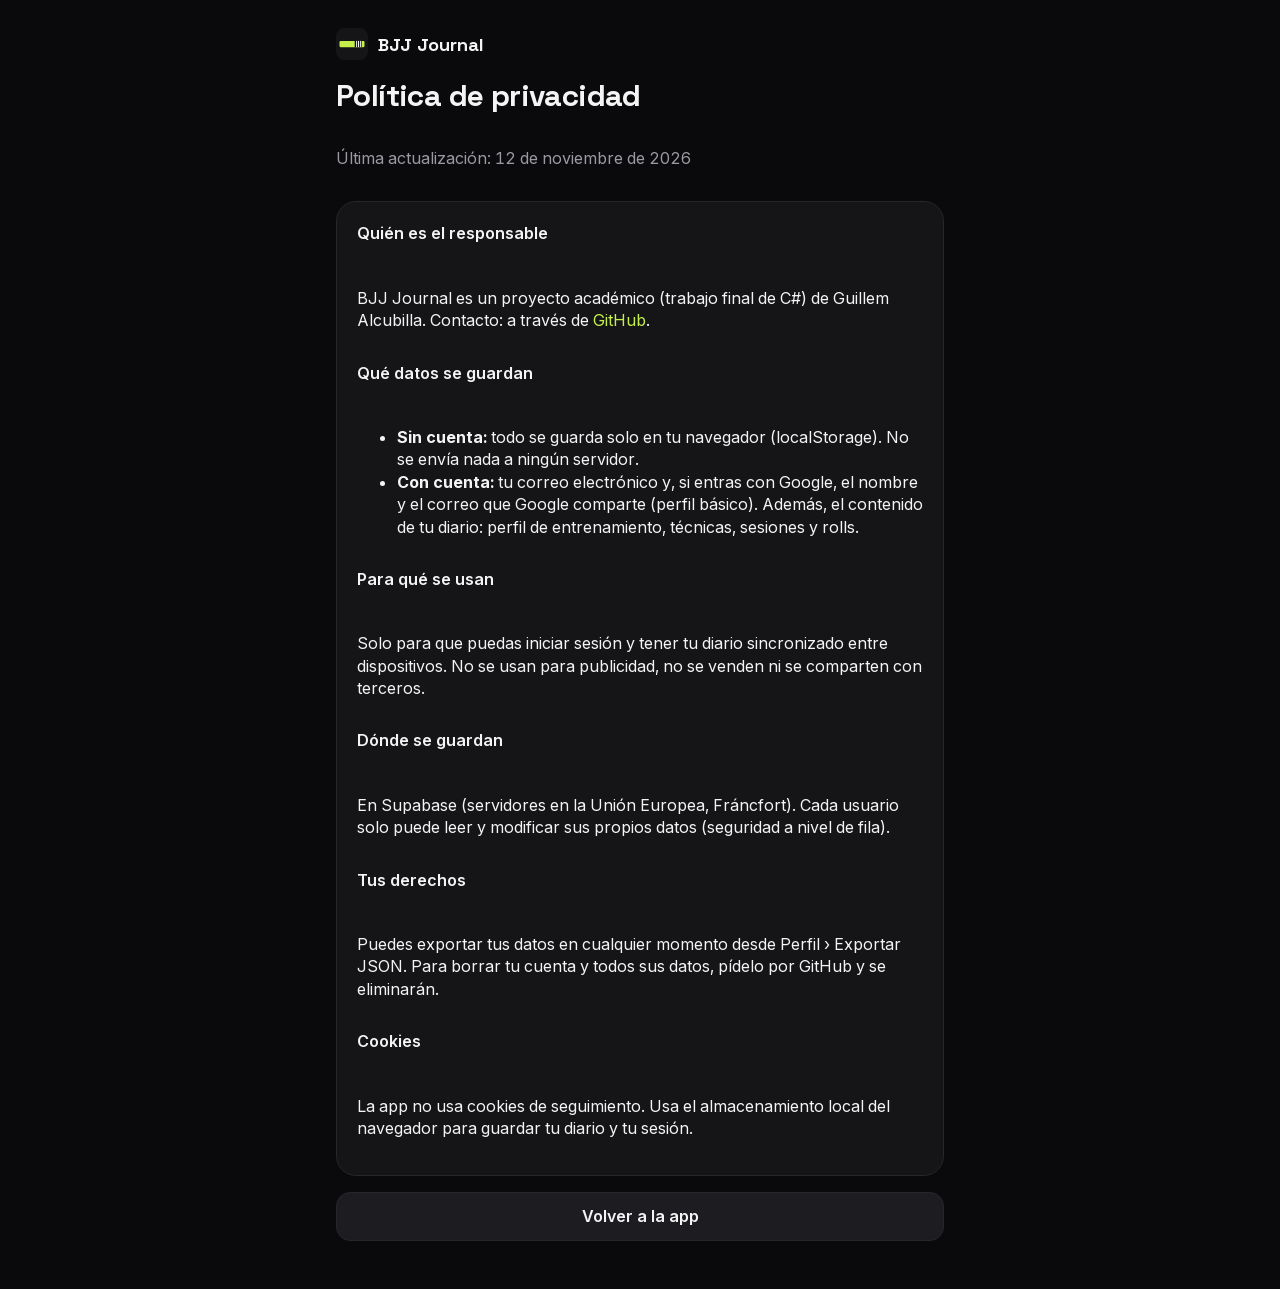
<file: BjjJournal/wwwroot/privacidad.html>
<!DOCTYPE html>
<html lang="es">
<head>
  <meta charset="utf-8" />
  <meta name="viewport" content="width=device-width, initial-scale=1, viewport-fit=cover" />
  <title>Privacidad · BJJ Journal</title>
  <link rel="icon" href="icon.svg" type="image/svg+xml" />
  <link rel="stylesheet" href="css/app.css" />
  <script src="js/bjj.js"></script>
</head>
<body>
  <main class="content view narrow" style="margin:0 auto; padding-bottom:48px">
    <a class="brand" href="./" style="padding:0"><img src="icon.svg" width="32" height="32" alt="" />BJJ Journal</a>
    <h1 class="title">Política de privacidad</h1>
    <p class="muted">Última actualización: 12 de noviembre de 2026</p>

    <div class="card form">
      <h2>Quién es el responsable</h2>
      <p>BJJ Journal es un proyecto académico (trabajo final de C#) de Guillem Alcubilla. Contacto: a través de <a href="https://github.com/alcubillaguillem/bjj_progress_app/issues">GitHub</a>.</p>

      <h2>Qué datos se guardan</h2>
      <ul>
        <li><strong>Sin cuenta:</strong> todo se guarda solo en tu navegador (localStorage). No se envía nada a ningún servidor.</li>
        <li><strong>Con cuenta:</strong> tu correo electrónico y, si entras con Google, el nombre y el correo que Google comparte (perfil básico). Además, el contenido de tu diario: perfil de entrenamiento, técnicas, sesiones y rolls.</li>
      </ul>

      <h2>Para qué se usan</h2>
      <p>Solo para que puedas iniciar sesión y tener tu diario sincronizado entre dispositivos. No se usan para publicidad, no se venden ni se comparten con terceros.</p>

      <h2>Dónde se guardan</h2>
      <p>En Supabase (servidores en la Unión Europea, Fráncfort). Cada usuario solo puede leer y modificar sus propios datos (seguridad a nivel de fila).</p>

      <h2>Tus derechos</h2>
      <p>Puedes exportar tus datos en cualquier momento desde Perfil › Exportar JSON. Para borrar tu cuenta y todos sus datos, pídelo por GitHub y se eliminarán.</p>

      <h2>Cookies</h2>
      <p>La app no usa cookies de seguimiento. Usa el almacenamiento local del navegador para guardar tu diario y tu sesión.</p>
    </div>

    <a class="btn" href="./">Volver a la app</a>
  </main>
</body>
</html>
</file>
<file: BjjJournal/wwwroot/css/app.css>
/* Mismo lenguaje visual que Control Finanzas (gastos-erasmus): oscuro nítido, acento lima, Inter + Space Grotesk. */
@font-face { font-family: "Inter"; font-style: normal; font-weight: 400 700; font-display: swap; src: url(../fonts/inter-latin.woff2) format("woff2"); }
@font-face { font-family: "Space Grotesk"; font-style: normal; font-weight: 500 700; font-display: swap; src: url(../fonts/space-grotesk-latin.woff2) format("woff2"); }

:root {
  color-scheme: dark;
  --bg: #0a0a0c; --card: #151518; --raised: #1c1c21; --line: #26262b;
  --text: #f4f4f5; --text-2: #c9c9cf; --muted: #9a9aa3;
  --accent: #c5f04a; --accent-text: #0a0a0c; --accent-bg: #121407;
  --danger: #f87171; --warn: #fdba74; --chip: #1c1c21;
  --series-1: #c5f04a; --series-2: #38bdf8; --series-dim: #3a3a42;
  --radius: 20px;
  --num: "Space Grotesk", "Inter", -apple-system, sans-serif;
  --tabbar-h: calc(64px + env(safe-area-inset-bottom));
  --tabbar-bg: rgba(14, 14, 17, .9);
}
:root[data-theme="light"] {
  color-scheme: light;
  --bg: #f4f4f1; --card: #ffffff; --raised: #ececE8; --line: #e2e2dd;
  --text: #141416; --text-2: #3a3a40; --muted: #6b6b73;
  --accent: #4d7c0f; --accent-text: #ffffff; --accent-bg: #f1f8e4;
  --danger: #dc2626; --warn: #c2410c; --chip: #f1f1ee;
  --series-1: #65a30d; --series-2: #0284c7; --series-dim: #d4d4cf;
  --tabbar-bg: rgba(255, 255, 255, .92);
}

* { box-sizing: border-box; }
html, body { margin: 0; }
html { touch-action: manipulation; -webkit-text-size-adjust: 100%; text-size-adjust: 100%; background: var(--bg); }
body {
  background: var(--bg); color: var(--text);
  font: 16px/1.4 "Inter", -apple-system, BlinkMacSystemFont, "Segoe UI", Roboto, sans-serif;
  padding: env(safe-area-inset-top) 0 env(safe-area-inset-bottom);
  -webkit-tap-highlight-color: transparent; font-variant-numeric: tabular-nums;
}
a { color: var(--accent); text-decoration: none; }
button { font: inherit; color: inherit; }
h1, h2, h3 { margin: 0; }
.hidden { display: none !important; }
.muted { color: var(--muted); }
.small { font-size: 13px; }
.label { font-size: 13px; color: var(--muted); }
.accent { color: var(--accent); }
.danger-text { color: var(--danger); }
.ic { width: 20px; height: 20px; fill: none; stroke: currentColor; stroke-width: 2; stroke-linecap: round; stroke-linejoin: round; flex: 0 0 auto; }

/* ---------- Estructura: barra inferior en el móvil, menú lateral en el ordenador ---------- */
.shell { min-height: 100vh; }
.sidebar { display: none; }
.content { padding: 20px 16px calc(var(--tabbar-h) + 24px); max-width: 1180px; width: 100%; margin: 0 auto; }
.view { display: flex; flex-direction: column; gap: 16px; }
.view.narrow { max-width: 680px; }

.tabbar {
  position: fixed; left: 0; right: 0; bottom: 0; z-index: 20;
  display: grid; grid-template-columns: repeat(5, minmax(0, 1fr)); align-items: center; justify-items: center;
  padding: 6px max(8px, env(safe-area-inset-left)) calc(6px + env(safe-area-inset-bottom)) max(8px, env(safe-area-inset-right));
  background: var(--tabbar-bg); border-top: 1px solid var(--line);
  -webkit-backdrop-filter: blur(16px); backdrop-filter: blur(16px);
}
.tab-btn {
  width: 100%; max-width: 76px; height: 52px; border-radius: 14px; color: var(--muted);
  display: flex; flex-direction: column; align-items: center; justify-content: center; gap: 3px;
  font-size: 10px; font-weight: 500; letter-spacing: .01em;
}
.tab-btn .ic { width: 22px; height: 22px; }
.tab-btn.active { color: var(--accent); }
.tab-add { width: 56px; height: 44px; border-radius: 22px; background: var(--accent); color: var(--accent-text); display: grid; place-items: center; }
.tab-add .ic { width: 24px; height: 24px; stroke-width: 2.4; }

@media (min-width: 900px) {
  .shell { display: flex; }
  .tabbar { display: none; }
  .sidebar {
    display: flex; flex-direction: column; gap: 28px; flex: 0 0 240px;
    position: sticky; top: 0; height: 100vh; padding: 28px 18px; border-right: 1px solid var(--line);
  }
  .content { flex: 1; min-width: 0; padding: 28px 36px 48px; margin: 0; }
}
.brand { display: flex; align-items: center; gap: 10px; padding: 0 8px; font: 700 18px var(--num); color: var(--text); }
.brand img { border-radius: 8px; }
.side-nav { display: flex; flex-direction: column; gap: 4px; }
.nav-btn {
  display: flex; align-items: center; gap: 12px; height: 44px; padding: 0 12px; border-radius: 12px;
  color: var(--muted); font-size: 14px; font-weight: 500;
}
.nav-btn:hover { color: var(--text); }
.nav-btn.active { background: var(--raised); color: var(--text); font-weight: 600; }
.add-side { display: flex; align-items: center; justify-content: center; gap: 8px; border-radius: 24px; height: 48px; }
.side-foot { margin-top: auto; padding: 0 8px; font-size: 12px; color: var(--muted); }

/* ---------- Cabeceras ---------- */
.view-head { display: flex; flex-wrap: wrap; align-items: center; justify-content: space-between; gap: 12px; }
.view-head .actions { display: flex; gap: 8px; flex-wrap: wrap; }
.title { margin: 0; font: 700 30px var(--num); letter-spacing: -.02em; }
.subtitle { font: 700 22px var(--num); letter-spacing: -.01em; }
.back-row { display: flex; align-items: center; gap: 10px; }
.round-btn {
  width: 40px; height: 40px; border-radius: 20px; border: 1px solid var(--line); background: var(--card); color: var(--text);
  display: grid; place-items: center; cursor: pointer; flex: 0 0 auto;
}
.round-btn .ic { width: 16px; height: 16px; stroke-width: 2.2; }

/* ---------- Tarjetas ---------- */
.card { background: var(--card); border: 1px solid var(--line); border-radius: var(--radius); padding: 20px; min-width: 0; }
.card h2 { font-size: 16px; font-weight: 600; margin: 0 0 12px; }
.card-head { display: flex; justify-content: space-between; align-items: baseline; gap: 8px; margin-bottom: 12px; }
.card-head h2 { margin: 0; }
.grid-2 { display: grid; grid-template-columns: repeat(auto-fit, minmax(min(100%, 340px), 1fr)); gap: 16px; align-items: start; }
.grid-3 { display: grid; grid-template-columns: repeat(auto-fit, minmax(min(100%, 260px), 1fr)); gap: 16px; align-items: start; }
.col { display: flex; flex-direction: column; gap: 16px; min-width: 0; }

.hero { display: flex; flex-direction: column; gap: 14px; }
.hero-row { display: flex; justify-content: space-between; align-items: flex-end; gap: 12px; flex-wrap: wrap; }
.huge { font: 700 60px/1 var(--num); letter-spacing: -.04em; }
.huge span { color: var(--muted); font-size: .45em; letter-spacing: 0; margin-left: 6px; }
@media (min-width: 900px) { .huge { font-size: 72px; } }
.bar { height: 6px; background: var(--line); border-radius: 99px; overflow: hidden; }
.fill { height: 100%; width: 0; background: var(--accent); border-radius: 99px; transition: width .3s; }

.kpi-grid { display: grid; grid-template-columns: repeat(2, minmax(0, 1fr)); gap: 12px; }
@media (min-width: 900px) { .kpi-grid.kpi-4 { grid-template-columns: repeat(4, minmax(0, 1fr)); } }
.kpi { background: var(--card); border: 1px solid var(--line); border-radius: var(--radius); padding: 16px; min-width: 0; }
.kpi-num { font: 700 26px var(--num); margin: 6px 0 2px; white-space: nowrap; overflow: hidden; text-overflow: ellipsis; }
.kpi-num small { font-size: 14px; color: var(--muted); font-weight: 500; margin-left: 4px; }

/* ---------- Listas ---------- */
.list-card { padding: 8px 20px 12px; }
.list-card > h2 { margin: 12px 0 4px; }
.day { font-size: 12px; color: var(--muted); letter-spacing: .04em; text-transform: uppercase; padding: 14px 0 8px; display: flex; justify-content: space-between; border-top: 1px solid var(--line); }
.list > .day:first-child { border-top: 0; }
.item { display: flex; align-items: center; gap: 12px; padding: 12px 0; border-top: 1px solid var(--line); color: var(--text); cursor: pointer; width: 100%; background: none; border-left: 0; border-right: 0; border-bottom: 0; text-align: left; }
.list > .item:first-child, .list > a.item:first-child { border-top: 0; }
.item:hover .note { color: var(--accent); }
.cat-ic { width: 38px; height: 38px; border-radius: 19px; background: var(--raised); display: grid; place-items: center; flex: 0 0 38px; color: var(--text); }
.cat-ic .ic { width: 18px; height: 18px; }
.dot { width: 10px; height: 10px; border-radius: 5px; flex: 0 0 10px; display: inline-block; }
.item .info { flex: 1; min-width: 0; }
.item .note { font-size: 15px; font-weight: 500; white-space: nowrap; overflow: hidden; text-overflow: ellipsis; }
.item .meta { font-size: 12px; color: var(--muted); white-space: nowrap; overflow: hidden; text-overflow: ellipsis; }
.item .amt { font: 600 16px var(--num); white-space: nowrap; text-align: right; }
.item .amt small { display: block; font: 500 12px "Inter"; color: var(--muted); }
.empty { color: var(--muted); font-size: 14px; text-align: center; padding: 20px 0; }

/* ---------- Chips y filtros ---------- */
.chips { display: flex; flex-wrap: wrap; gap: 6px; }
.chips.scroll { flex-wrap: nowrap; overflow-x: auto; scrollbar-width: none; margin: 0 -16px; padding: 0 16px; }
.chips.scroll::-webkit-scrollbar { display: none; }
.chip {
  display: inline-flex; align-items: center; gap: 6px; white-space: nowrap;
  padding: 7px 12px; border-radius: 99px; border: 1px solid var(--line); background: var(--chip);
  color: var(--text-2); font-size: 13px; font-weight: 500; cursor: pointer;
}
.chip.on { border-color: var(--accent); background: var(--accent-bg); color: var(--text); }
.chip .ic { width: 14px; height: 14px; }
.tag { font-size: 12px; color: var(--muted); background: var(--chip); border-radius: 6px; padding: 1px 7px; white-space: nowrap; }
.tag.accent { color: var(--accent); background: color-mix(in srgb, var(--accent) 12%, transparent); }
.filters { display: flex; flex-direction: column; gap: 10px; }
.search-box { position: relative; }
.search-box .ic { position: absolute; left: 12px; top: 50%; transform: translateY(-50%); color: var(--muted); width: 18px; height: 18px; }
.search-box input { width: 100%; padding-left: 40px; }
.filter-row { display: grid; grid-template-columns: repeat(auto-fit, minmax(min(100%, 150px), 1fr)); gap: 8px; }

/* ---------- Botones y formularios ---------- */
.btn {
  font: inherit; font-weight: 600; padding: 12px 16px; border-radius: 14px; cursor: pointer;
  border: 1px solid var(--line); background: var(--chip); color: var(--text);
  display: inline-flex; align-items: center; justify-content: center; gap: 8px;
}
.btn .ic { width: 18px; height: 18px; }
.btn.primary { background: var(--accent); color: var(--accent-text); border-color: var(--accent); }
.btn.ghost { background: transparent; }
.btn.danger { background: transparent; color: var(--danger); border-color: color-mix(in srgb, var(--danger) 50%, transparent); }
.btn.small { padding: 8px 12px; font-size: 14px; border-radius: 12px; }
.btn.wide { width: 100%; }
.btn.pill { border-radius: 22px; height: 44px; padding: 0 18px; background: var(--card); }
.btn:disabled { opacity: .6; cursor: default; }
.big-btn { padding: 15px 16px; font-size: 17px; }
input, select, textarea {
  font: inherit; font-size: 16px; color: var(--text); background: var(--chip);
  border: 1px solid var(--line); border-radius: 12px; padding: 12px; min-width: 0; width: 100%;
}
select { appearance: none; background-image: linear-gradient(45deg, transparent 50%, var(--muted) 50%), linear-gradient(135deg, var(--muted) 50%, transparent 50%); background-position: calc(100% - 18px) 50%, calc(100% - 13px) 50%; background-size: 5px 5px; background-repeat: no-repeat; padding-right: 32px; }
textarea { resize: vertical; min-height: 84px; }
input:focus-visible, button:focus-visible, select:focus-visible, textarea:focus-visible, a:focus-visible { outline: 2px solid var(--accent); outline-offset: 2px; }
.field { display: flex; flex-direction: column; gap: 6px; font-size: 13px; color: var(--muted); min-width: 0; }
.field-row { display: grid; grid-template-columns: repeat(auto-fit, minmax(min(100%, 160px), 1fr)); gap: 10px; }
.form { display: flex; flex-direction: column; gap: 14px; }
.form-actions { display: flex; gap: 10px; flex-wrap: wrap; }
.form-actions .btn { flex: 1 1 160px; }
.error { color: var(--danger); font-size: 14px; }

.segmented { display: grid; grid-auto-flow: column; grid-auto-columns: 1fr; gap: 4px; background: var(--chip); border: 1px solid var(--line); border-radius: 14px; padding: 4px; }
.segmented button { border: 0; background: transparent; padding: 9px 6px; border-radius: 10px; cursor: pointer; color: var(--muted); font-size: 14px; font-weight: 500; white-space: nowrap; overflow: hidden; text-overflow: ellipsis; }
.segmented button.on { background: var(--card); color: var(--text); box-shadow: 0 1px 2px rgba(0,0,0,.25); }
.opt-grid { display: grid; grid-template-columns: repeat(auto-fill, minmax(96px, 1fr)); gap: 6px; }
.opt {
  display: flex; flex-direction: column; align-items: center; gap: 6px; padding: 10px 4px;
  background: var(--chip); border: 1px solid var(--line); border-radius: 14px; cursor: pointer; font-size: 12px; color: var(--text-2);
}
.opt .ic { width: 20px; height: 20px; }
.opt.on { border-color: var(--accent); background: var(--accent-bg); color: var(--text); }

.stars { display: flex; gap: 6px; }
.stars button { flex: 1; height: 44px; border-radius: 12px; border: 1px solid var(--line); background: var(--chip); font: 700 17px var(--num); cursor: pointer; color: var(--muted); }
.stars button.on { background: var(--accent); color: var(--accent-text); border-color: var(--accent); }
.stars-view { color: var(--accent); letter-spacing: 1px; font-size: 13px; white-space: nowrap; }
.stars-view span { color: var(--series-dim); }

.stepper { display: flex; align-items: center; gap: 8px; }
.stepper input { text-align: center; font: 700 22px var(--num); }
.stepper .round-btn { width: 44px; height: 44px; border-radius: 22px; }

/* ---------- Técnicas en formulario de sesión ---------- */
.picked { display: flex; flex-direction: column; gap: 8px; }
.picked-row { display: flex; align-items: center; gap: 10px; padding: 10px 12px; background: var(--chip); border: 1px solid var(--line); border-radius: 14px; }
.picked-row .name { flex: 1; min-width: 0; font-size: 15px; white-space: nowrap; overflow: hidden; text-overflow: ellipsis; }
.picked-row select { width: auto; padding: 6px 28px 6px 10px; font-size: 13px; border-radius: 10px; background-position: calc(100% - 14px) 50%, calc(100% - 9px) 50%; }
.icon-btn { display: grid; place-items: center; background: none; border: 0; color: var(--muted); padding: 6px; border-radius: 10px; cursor: pointer; }
.icon-btn:hover { background: var(--raised); color: var(--text); }
.icon-btn .ic { width: 18px; height: 18px; }
.picker-results { display: flex; flex-direction: column; max-height: 260px; overflow-y: auto; border: 1px solid var(--line); border-radius: 14px; }
.picker-results button { display: flex; align-items: center; gap: 10px; padding: 11px 12px; background: none; border: 0; border-bottom: 1px solid var(--line); color: var(--text); text-align: left; cursor: pointer; font-size: 15px; }
.picker-results button:last-child { border-bottom: 0; }
.picker-results button:hover { background: var(--raised); }
.picker-results .meta { margin-left: auto; font-size: 12px; color: var(--muted); }
.sub-card { background: var(--raised); border: 1px solid var(--line); border-radius: 16px; padding: 14px; display: flex; flex-direction: column; gap: 10px; }
.roll-head { display: flex; justify-content: space-between; align-items: center; gap: 8px; }
.event-row { display: grid; grid-template-columns: minmax(0, 1fr) auto; grid-template-areas: "kind del" "tech tech" "pos pos"; gap: 6px; align-items: center; padding-top: 8px; border-top: 1px dashed var(--line); }
.event-row .ev-kind { grid-area: kind; } .event-row .ev-del { grid-area: del; } .event-row .ev-tech { grid-area: tech; } .event-row .ev-pos { grid-area: pos; }
@media (min-width: 640px) { .event-row { grid-template-columns: repeat(3, minmax(0, 1fr)) auto; grid-template-areas: "kind tech pos del"; } }
.event-row select { padding: 9px 28px 9px 10px; font-size: 14px; }

/* ---------- Detalle ---------- */
.stat-line { display: flex; flex-wrap: wrap; gap: 8px 18px; font-size: 14px; color: var(--text-2); }
.stat-line strong { font-family: var(--num); color: var(--text); }
.score { display: flex; gap: 12px; }
.score > div { flex: 1; background: var(--raised); border-radius: 14px; padding: 12px; text-align: center; }
.score .n { font: 700 28px var(--num); }
.notes { white-space: pre-wrap; color: var(--text-2); font-size: 15px; margin: 0; }
.links { display: flex; flex-direction: column; gap: 6px; font-size: 14px; overflow-wrap: anywhere; }

/* ---------- Progreso por cinturón ---------- */
.belt-bar { height: 12px; border-radius: 4px; position: relative; overflow: hidden; border: 1px solid var(--line); }
.belt-bar .fill { border-radius: 0; background: var(--accent); opacity: .9; }
.belt-chip { width: 34px; height: 12px; border-radius: 3px; border: 1px solid var(--line); flex: 0 0 auto; position: relative; }
.belt-chip::after { content: ""; position: absolute; right: 4px; top: 0; bottom: 0; width: 8px; background: #111; }
.belt-chip.black::after { background: #dc2626; }
.progress-select { width: auto; padding: 6px 28px 6px 10px; font-size: 13px; border-radius: 10px; background-position: calc(100% - 14px) 50%, calc(100% - 9px) 50%; }

/* ---------- Gráficos (SVG generados en C#) ---------- */
.chart { width: 100%; overflow: hidden; }
.chart svg { display: block; width: 100%; height: auto; }
.chart .grid { stroke: var(--line); stroke-width: 1; }
.chart .tick { fill: var(--muted); font-size: 10px; font-family: "Inter"; }
.chart .val { fill: var(--text); font-size: 10px; font-weight: 600; }
.chart .bar-on { fill: var(--series-1); }
.chart .bar-dim { fill: var(--series-dim); }
.chart .line { fill: none; stroke: var(--series-1); stroke-width: 2.2; stroke-linejoin: round; stroke-linecap: round; }
.chart .area { fill: var(--series-1); fill-opacity: .12; }
.chart .pt { fill: var(--series-1); stroke: var(--card); stroke-width: 2; }
.donut-wrap { display: flex; align-items: center; gap: 18px; }
.donut-wrap svg { width: 120px; height: 120px; flex: 0 0 120px; }
.legend { display: flex; flex-direction: column; gap: 6px; font-size: 13px; flex: 1; min-width: 0; }
.legend-row { display: flex; align-items: center; gap: 8px; }
.legend-row .name { flex: 1; color: var(--text-2); white-space: nowrap; overflow: hidden; text-overflow: ellipsis; }
.legend-row .v { font-family: var(--num); font-weight: 600; }
.hbar-rows { display: flex; flex-direction: column; gap: 12px; }
.hbar-row { display: flex; flex-direction: column; gap: 5px; }
.hbar-row .row-top { display: flex; justify-content: space-between; gap: 8px; font-size: 14px; }
.hbar-row .row-top .n { font-family: var(--num); font-weight: 600; white-space: nowrap; }
.duo { display: flex; height: 6px; gap: 3px; }
.duo span { border-radius: 99px; min-width: 3px; }
.duo .for { background: var(--accent); }
.duo .against { background: var(--danger); }

/* ---------- Bienvenida ---------- */
.onboard { max-width: 480px; margin: 8vh auto 0; padding: 0 16px 40px; display: flex; flex-direction: column; gap: 18px; }
.onboard .logo { width: 72px; height: 72px; border-radius: 18px; }
.onboard h1 { font: 700 32px var(--num); letter-spacing: -.02em; }
.steps-dots { display: flex; gap: 6px; }
.steps-dots span { height: 4px; flex: 1; border-radius: 4px; background: var(--line); }
.steps-dots span.on { background: var(--accent); }
.belt-grid { display: grid; grid-template-columns: repeat(5, minmax(0, 1fr)); gap: 6px; }
.belt-opt { height: 56px; border-radius: 12px; border: 2px solid var(--line); cursor: pointer; display: flex; align-items: flex-end; justify-content: center; padding-bottom: 6px; font-size: 11px; font-weight: 600; }
.belt-opt.on { border-color: var(--accent); outline: 2px solid var(--accent); outline-offset: 1px; }

/* ---------- Toast ---------- */
.toast {
  position: fixed; left: 50%; bottom: calc(84px + env(safe-area-inset-bottom)); z-index: 100;
  transform: translateX(-50%) translateY(20px); opacity: 0; pointer-events: none;
  background: var(--text); color: var(--bg); font-weight: 500; padding: 10px 16px; border-radius: 14px; font-size: 14px;
  transition: opacity .2s, transform .2s; max-width: 90vw;
}
.toast.show { opacity: 1; transform: translateX(-50%) translateY(0); }
@media (min-width: 900px) { .toast { bottom: 32px; } }

/* ---------- Carga y errores de Blazor ---------- */
.boot { min-height: 100vh; display: grid; place-items: center; }
.boot img { width: 72px; height: 72px; border-radius: 18px; animation: pulse 1.2s ease-in-out infinite; }
@keyframes pulse { 50% { opacity: .5; transform: scale(.94); } }
#blazor-error-ui {
  display: none; position: fixed; left: 16px; right: 16px; bottom: calc(84px + env(safe-area-inset-bottom)); z-index: 1000;
  background: var(--danger); color: #fff; padding: 12px 16px; border-radius: 14px; font-size: 14px;
}
#blazor-error-ui a { color: #fff; font-weight: 700; margin-left: 8px; }
#blazor-error-ui .dismiss { float: right; cursor: pointer; }
.cap::first-letter { text-transform: uppercase; }
@media (min-width: 1100px) {
  .list.cols { display: grid; grid-template-columns: 1fr 1fr; column-gap: 32px; }
  .list.cols > .item:nth-child(2) { border-top: 0; }
}

/* ---------- Acceso ---------- */
.btn.google { background: #fff; color: #1f2937; border-color: #fff; }
:root[data-theme="light"] .btn.google { border-color: var(--line); }
.divider { display: flex; align-items: center; gap: 10px; color: var(--muted); font-size: 13px; }
.divider::before, .divider::after { content: ""; flex: 1; border-top: 1px solid var(--line); }
.link-btn { background: none; border: 0; padding: 4px 0; color: var(--accent); cursor: pointer; font-size: 14px; font-weight: 500; }
.account { display: flex; align-items: center; gap: 14px; }
.sync-dot { width: 8px; height: 8px; border-radius: 4px; background: var(--accent); display: inline-block; flex: 0 0 8px; }
.sync-dot.off { background: var(--muted); }
.sync-dot.err { background: var(--warn); }

/* ---------- Radar ---------- */
.radar { width: 100%; height: auto; display: block; overflow: visible; }
.radar-ring { fill: none; stroke: var(--line); stroke-width: .8; }
.radar-label { font: 500 10px "Inter", sans-serif; fill: var(--muted); }

/* ---------- Perfil ---------- */
.profile-top { display: flex; flex-direction: column; align-items: center; text-align: center; gap: 6px; padding-top: 4px; }
.avatar-xl {
  width: 92px; height: 92px; border-radius: 50%; display: grid; place-items: center;
  font: 700 38px var(--num); background: var(--accent); color: var(--accent-text);
  box-shadow: 0 0 0 4px var(--bg), 0 0 0 6px var(--accent);
}
.profile-name { font: 700 22px var(--num); margin-top: 10px; }
.profile-level { font: 700 26px var(--num); letter-spacing: -.01em; }
.pill-row { display: flex; gap: 8px; justify-content: center; flex-wrap: wrap; }
.stat-pill { display: inline-flex; align-items: center; gap: 6px; padding: 6px 12px; border-radius: 99px; background: var(--raised); font-size: 13px; color: var(--text-2); }
.stat-pill .ic { width: 14px; height: 14px; color: var(--accent); }
.belt-wide { position: relative; height: 34px; border-radius: 8px; overflow: hidden; display: flex; align-items: center; padding: 0 14px; font: 700 13px var(--num); letter-spacing: .08em; }
.belt-wide .tip { position: absolute; right: 14px; top: 0; bottom: 0; width: 64px; display: flex; gap: 6px; justify-content: center; }
.belt-wide .tip span { width: 6px; background: #f4f4f5; }
.facts { display: grid; gap: 10px; }
.fact .label { text-transform: uppercase; letter-spacing: .06em; font-size: 11px; }
.fact div:last-child { font-weight: 600; }
.counters { display: grid; grid-template-columns: repeat(3, minmax(0, 1fr)); gap: 8px; text-align: center; }
.counter { display: flex; flex-direction: column; align-items: center; gap: 4px; padding: 10px 4px; border-radius: 14px; color: var(--text); }
a.counter:hover { background: var(--raised); }
.counter .ring { width: 38px; height: 38px; border-radius: 50%; display: grid; place-items: center; background: var(--raised); }
.counter .ring .ic { width: 18px; height: 18px; }
.counter b { font: 700 22px var(--num); }
.counter span { font-size: 12px; color: var(--muted); }
.radar-pair { display: grid; grid-template-columns: repeat(2, minmax(0, 1fr)); gap: 12px; }
@media (max-width: 380px) { .radar-pair { grid-template-columns: 1fr; } }
.radar-pair .card { padding: 14px 6px 10px; }
.radar-pair .radar-label { font-size: 12px; }
.radar-pair h2 { font-size: 12px; text-transform: uppercase; letter-spacing: .08em; color: var(--muted); text-align: center; margin: 0 0 4px; }

/* ---------- Sumisiones ---------- */
.month-nav { display: flex; align-items: center; justify-content: space-between; gap: 8px; }
.month-nav strong { font: 600 16px var(--num); text-transform: capitalize; }
.rank { display: flex; flex-direction: column; gap: 10px; }
.rank-row { background: var(--raised); border-radius: 14px; padding: 12px 14px; display: grid; grid-template-columns: 1fr auto; gap: 4px 12px; align-items: center; color: var(--text); }
.rank-row .name { font-weight: 600; min-width: 0; overflow: hidden; text-overflow: ellipsis; white-space: nowrap; }
.rank-row .tag { font-size: 11px; font-weight: 500; padding: 2px 8px; border-radius: 99px; background: var(--card); color: var(--muted); margin-left: 6px; }
.rank-row .count { font: 700 22px var(--num); text-align: right; }
.rank-row .bar { height: 4px; }
.rank-row .pct { font-size: 11px; color: var(--muted); text-align: right; }
.summary-line { display: flex; align-items: center; justify-content: space-between; gap: 10px; flex-wrap: wrap; font-size: 14px; }
.summary-line b { font: 700 18px var(--num); }

/* ---------- Calendario de sesiones ---------- */
.cal { display: flex; flex-direction: column; gap: 14px; padding: 18px 16px; }
.cal-top { display: flex; align-items: center; justify-content: space-between; gap: 12px; padding: 0 4px; }
.cal-month { background: none; border: 0; color: var(--text); cursor: pointer; padding: 0; display: flex; align-items: baseline; gap: 8px; }
.cal-month span { font: 700 24px var(--num); letter-spacing: -.01em; }
.cal-month small { font: 500 15px var(--num); color: var(--muted); }
.cal-arrows { display: flex; gap: 8px; }
.cal-week, .cal-days { display: grid; grid-template-columns: repeat(7, minmax(0, 1fr)); }
.cal-week span { text-align: center; font-size: 12px; font-weight: 600; color: var(--muted); }
.cal-days { row-gap: 6px; }
.cal-cell { display: grid; place-items: center; height: 46px; background: none; border: 0; padding: 0; cursor: pointer; }
span.cal-cell { cursor: default; }
.cal-dot {
  position: relative; width: 40px; height: 40px; border-radius: 50%; display: grid; place-items: center;
  font: 600 15px var(--num); color: var(--text-2); transition: transform .12s;
}
.cal-dot.on { background: var(--c); color: #0a0a0c; font-weight: 700; }
.cal-dot.today:not(.on) { color: var(--accent); box-shadow: inset 0 0 0 1.5px var(--accent); }
.cal-dot.sel { box-shadow: 0 0 0 2px var(--card), 0 0 0 4px var(--text); }
.cal-dot.sel:not(.on) { background: var(--raised); color: var(--text); }
.cal-dot i {
  position: absolute; top: -3px; right: -3px; min-width: 16px; height: 16px; border-radius: 8px; padding: 0 4px;
  background: var(--text); color: var(--bg); font: 700 10px/16px var(--num); font-style: normal;
}
.cal-cell:hover .cal-dot { transform: scale(1.06); }
.cal-stats { display: grid; grid-template-columns: repeat(4, minmax(0, 1fr)); gap: 8px; border-top: 1px solid var(--line); padding-top: 14px; }
.cal-stats div { display: flex; flex-direction: column; align-items: center; gap: 2px; }
.cal-stats b { font: 700 20px var(--num); }
.cal-stats span { font-size: 12px; color: var(--muted); }
.day-sec { display: flex; flex-direction: column; gap: 10px; }
.day-title { font: 700 18px var(--num); margin: 4px 0 0; }
.day-empty { display: flex; align-items: center; justify-content: space-between; gap: 12px; flex-wrap: wrap; }
.s-card { display: flex; align-items: center; gap: 14px; color: var(--text); border-left: 4px solid var(--c); padding: 16px 16px 16px 16px; }
.s-card:hover { border-color: var(--c); background: var(--raised); }
.s-main { flex: 1; min-width: 0; display: flex; flex-direction: column; gap: 4px; }
.s-title { font: 700 17px var(--num); }
.s-title span { color: var(--muted); font-weight: 500; }
.s-sub { font-size: 13px; color: var(--muted); overflow: hidden; text-overflow: ellipsis; white-space: nowrap; }
.s-pills { display: flex; gap: 6px; flex-wrap: wrap; margin-top: 6px; }
.s-pills span { display: inline-flex; align-items: center; gap: 5px; padding: 4px 9px; border-radius: 99px; background: var(--raised); font-size: 12px; color: var(--text-2); }
.s-pills .ic { width: 13px; height: 13px; }
.s-side { display: flex; flex-direction: column; align-items: flex-end; gap: 10px; color: var(--muted); font-size: 12px; }

/* ---------- Detalle de sesión ---------- */
.sv-hero { display: flex; flex-direction: column; gap: 10px; position: relative; overflow: hidden;
  background: linear-gradient(135deg, color-mix(in srgb, var(--c) 22%, var(--card)) 0%, var(--card) 70%); border-color: color-mix(in srgb, var(--c) 35%, var(--line)); }
.sv-date { font-size: 13px; color: var(--text-2); }
.sv-title { margin: 0; font: 700 30px/1.1 var(--num); letter-spacing: -.02em; }
.sv-title span { color: var(--muted); font-weight: 500; }
.sv-meta { display: flex; gap: 14px; flex-wrap: wrap; font-size: 14px; color: var(--text-2); }
.sv-meta span { display: inline-flex; align-items: center; gap: 6px; }
.sv-meta .ic { width: 15px; height: 15px; color: var(--c); }
.sv-sat { display: flex; align-items: center; gap: 10px; font-size: 14px; color: var(--text-2); }
.sv-stats { display: grid; grid-template-columns: repeat(4, minmax(0, 1fr)); gap: 8px; }
.sv-stats div { background: var(--card); border: 1px solid var(--line); border-radius: 16px; padding: 12px 6px; display: flex; flex-direction: column; align-items: center; gap: 2px; }
.sv-stats b { font: 700 24px var(--num); }
.sv-stats span { font-size: 12px; color: var(--muted); }
.sv-focus { font-size: 11px; text-transform: uppercase; letter-spacing: .08em; color: var(--muted); margin: 6px 0 8px; }
.sv-techs { display: grid; grid-template-columns: repeat(auto-fill, minmax(min(100%, 200px), 1fr)); gap: 8px; margin-bottom: 6px; }
.sv-tech { display: flex; flex-direction: column; gap: 2px; padding: 12px 14px; border-radius: 14px; background: var(--raised); border-left: 3px solid var(--c); color: var(--text); }
.sv-tech:hover { background: color-mix(in srgb, var(--c) 10%, var(--raised)); }
.sv-tech-name { font-weight: 600; }
.sv-tech-cat { font-size: 12px; color: var(--muted); }
.sv-rolls { display: flex; flex-direction: column; gap: 10px; }
.sv-roll { background: var(--raised); border-radius: 16px; padding: 14px; display: flex; flex-direction: column; gap: 10px; }
.sv-roll-head { display: flex; align-items: center; gap: 12px; }
.sv-avatar { width: 38px; height: 38px; border-radius: 50%; display: grid; place-items: center; font: 700 15px var(--num); flex: 0 0 auto; border: 1px solid var(--line); }
.sv-roll-who { flex: 1; min-width: 0; display: flex; flex-direction: column; }
.sv-roll-who span { font-size: 12px; color: var(--muted); }
.sv-roll-min { font: 600 14px var(--num); color: var(--text-2); }
.sv-events { list-style: none; margin: 0; padding: 0 0 0 18px; display: flex; flex-direction: column; gap: 8px; border-left: 2px solid var(--line); margin-left: 18px; }
.sv-events li { display: flex; align-items: center; gap: 10px; font-size: 14px; margin-left: -30px; }
.ev-ic { width: 24px; height: 24px; border-radius: 50%; display: grid; place-items: center; background: var(--card); border: 1px solid var(--line); flex: 0 0 auto; }
.ev-ic .ic { width: 13px; height: 13px; }
.ev-SubmissionFor .ev-ic { background: var(--accent); color: var(--accent-text); border-color: var(--accent); }
.ev-SubmissionFor b { color: var(--accent); }
.ev-SubmissionAgainst .ev-ic { background: var(--danger); color: #fff; border-color: var(--danger); }
.ev-SubmissionAgainst b { color: var(--danger); }
.ev-SweepFor .ev-ic { color: #38bdf8; }
.ev-PassFor .ev-ic { color: #f472b6; }
.ev-Escape .ev-ic { color: #fdba74; }

/* ---------- Técnicas: bloques por categoría y tarjetas ---------- */
.t-summary { display: grid; grid-template-columns: repeat(4, minmax(0, 1fr)); gap: 8px; }
.t-summary div { background: var(--card); border: 1px solid var(--line); border-radius: 16px; padding: 12px 6px; display: flex; flex-direction: column; align-items: center; gap: 2px; }
.t-summary b { font: 700 22px var(--num); }
.t-summary span { font-size: 11px; color: var(--muted); }
.cat-grid { display: grid; grid-template-columns: repeat(2, minmax(0, 1fr)); gap: 12px; }
@media (min-width: 700px) { .cat-grid { grid-template-columns: repeat(3, minmax(0, 1fr)); } }
.cat-tile {
  position: relative; display: flex; flex-direction: column; gap: 4px; padding: 16px; min-height: 168px; border-radius: 22px; color: var(--text);
  background: linear-gradient(160deg, color-mix(in srgb, var(--c) 24%, var(--card)) 0%, var(--card) 75%);
  border: 1px solid color-mix(in srgb, var(--c) 30%, var(--line)); overflow: hidden; isolation: isolate; transition: transform .12s, border-color .12s;
}
/* Foto de fondo de cada categoría, oscurecida hacia abajo para que se lea el texto. */
.cat-img { position: absolute; inset: 0; width: 100%; height: 100%; object-fit: cover; z-index: -2; }
.cat-tile::before { content: ""; position: absolute; inset: 0; z-index: -1; background: linear-gradient(170deg, color-mix(in srgb, var(--card) 45%, transparent) 0%, var(--card) 85%); }
.cat-tile:hover { transform: translateY(-2px); border-color: var(--c); }
.cat-tile.empty-tile { opacity: .55; }
.cat-ic { width: 42px; height: 42px; border-radius: 14px; display: grid; place-items: center; background: var(--c); color: #0a0a0c; margin-bottom: 10px; flex: 0 0 auto; }
.cat-ic .ic { width: 22px; height: 22px; stroke-width: 2.2; }
.cat-ic.big { width: 56px; height: 56px; border-radius: 18px; margin: 0; }
.cat-ic.big .ic { width: 28px; height: 28px; }
.cat-name { font: 700 18px var(--num); }
.cat-count { font-size: 13px; color: var(--text-2); }
.cat-stack { display: flex; height: 6px; border-radius: 99px; overflow: hidden; gap: 2px; margin-top: auto; background: var(--line); }
.cat-stack i { display: block; height: 100%; }
.p-Mastered { background: var(--c); }
.p-Competent { background: color-mix(in srgb, var(--c) 60%, transparent); }
.p-Learning { background: color-mix(in srgb, var(--c) 30%, transparent); }
.p-NotStarted { background: transparent; }
.cat-top { font-size: 11px; color: var(--muted); white-space: nowrap; overflow: hidden; text-overflow: ellipsis; margin-top: 6px; }
.cat-hero { display: flex; flex-direction: column; gap: 16px; padding: 18px; border-radius: 24px;
  background: linear-gradient(150deg, color-mix(in srgb, var(--c) 26%, var(--card)) 0%, var(--card) 80%); border: 1px solid color-mix(in srgb, var(--c) 30%, var(--line)); }
.cat-hero-top { display: flex; justify-content: space-between; align-items: center; }
.cat-hero-main { display: flex; align-items: center; gap: 16px; }
.cat-hero-main .muted { font-size: 14px; margin-top: 4px; }
.t-group-title { font: 600 14px var(--num); color: var(--text-2); display: flex; align-items: center; gap: 8px; margin-top: 4px; }
.t-group-title span { font-size: 12px; color: var(--muted); background: var(--raised); border-radius: 99px; padding: 1px 8px; }
.t-grid { display: grid; grid-template-columns: repeat(auto-fill, minmax(min(100%, 300px), 1fr)); gap: 10px; }
.t-card { display: flex; gap: 14px; align-items: flex-start; padding: 14px; border-radius: 18px; background: var(--card); border: 1px solid var(--line); color: var(--text); transition: border-color .12s, background .12s; }
.t-card:hover { border-color: color-mix(in srgb, var(--c) 60%, var(--line)); background: color-mix(in srgb, var(--c) 5%, var(--card)); }
.t-ic { width: 38px; height: 38px; border-radius: 12px; display: grid; place-items: center; flex: 0 0 auto; color: var(--c); background: color-mix(in srgb, var(--c) 16%, transparent); }
.t-ic .ic { width: 19px; height: 19px; stroke-width: 2.2; }
.t-body { flex: 1; min-width: 0; display: flex; flex-direction: column; gap: 3px; }
.t-name { font-weight: 600; font-size: 15px; }
.t-pos { font-size: 12px; color: var(--muted); }
.t-foot { display: flex; align-items: center; gap: 8px; margin-top: 6px; flex-wrap: wrap; }
.t-meter { display: inline-flex; gap: 3px; }
.t-meter i { width: 14px; height: 5px; border-radius: 3px; background: var(--line); }
.t-meter i.on { background: var(--c); }
.t-prog { font-size: 12px; font-weight: 600; color: var(--text-2); }
.t-use { font-size: 12px; color: var(--muted); margin-left: auto; }

/* Entrenamiento: cronómetro a pantalla completa */
.training { text-align: center; align-items: stretch; }
.training .clock { font: 700 22vw/1 var(--num); letter-spacing: -.04em; margin: 12vh 0 6vh; }
@media (min-width: 600px) { .training .clock { font-size: 120px; } }
.play-btn { width: 112px; height: 112px; margin: 0 auto; border: 0; border-radius: 50%; background: var(--accent); color: var(--accent-text); display: grid; place-items: center; cursor: pointer; }
.play-btn .ic { width: 48px; height: 48px; stroke-width: 2.4; }
.training .stars .big-btn { height: 64px; font-size: 24px; }
.training textarea { min-height: 120px; }
</file>
